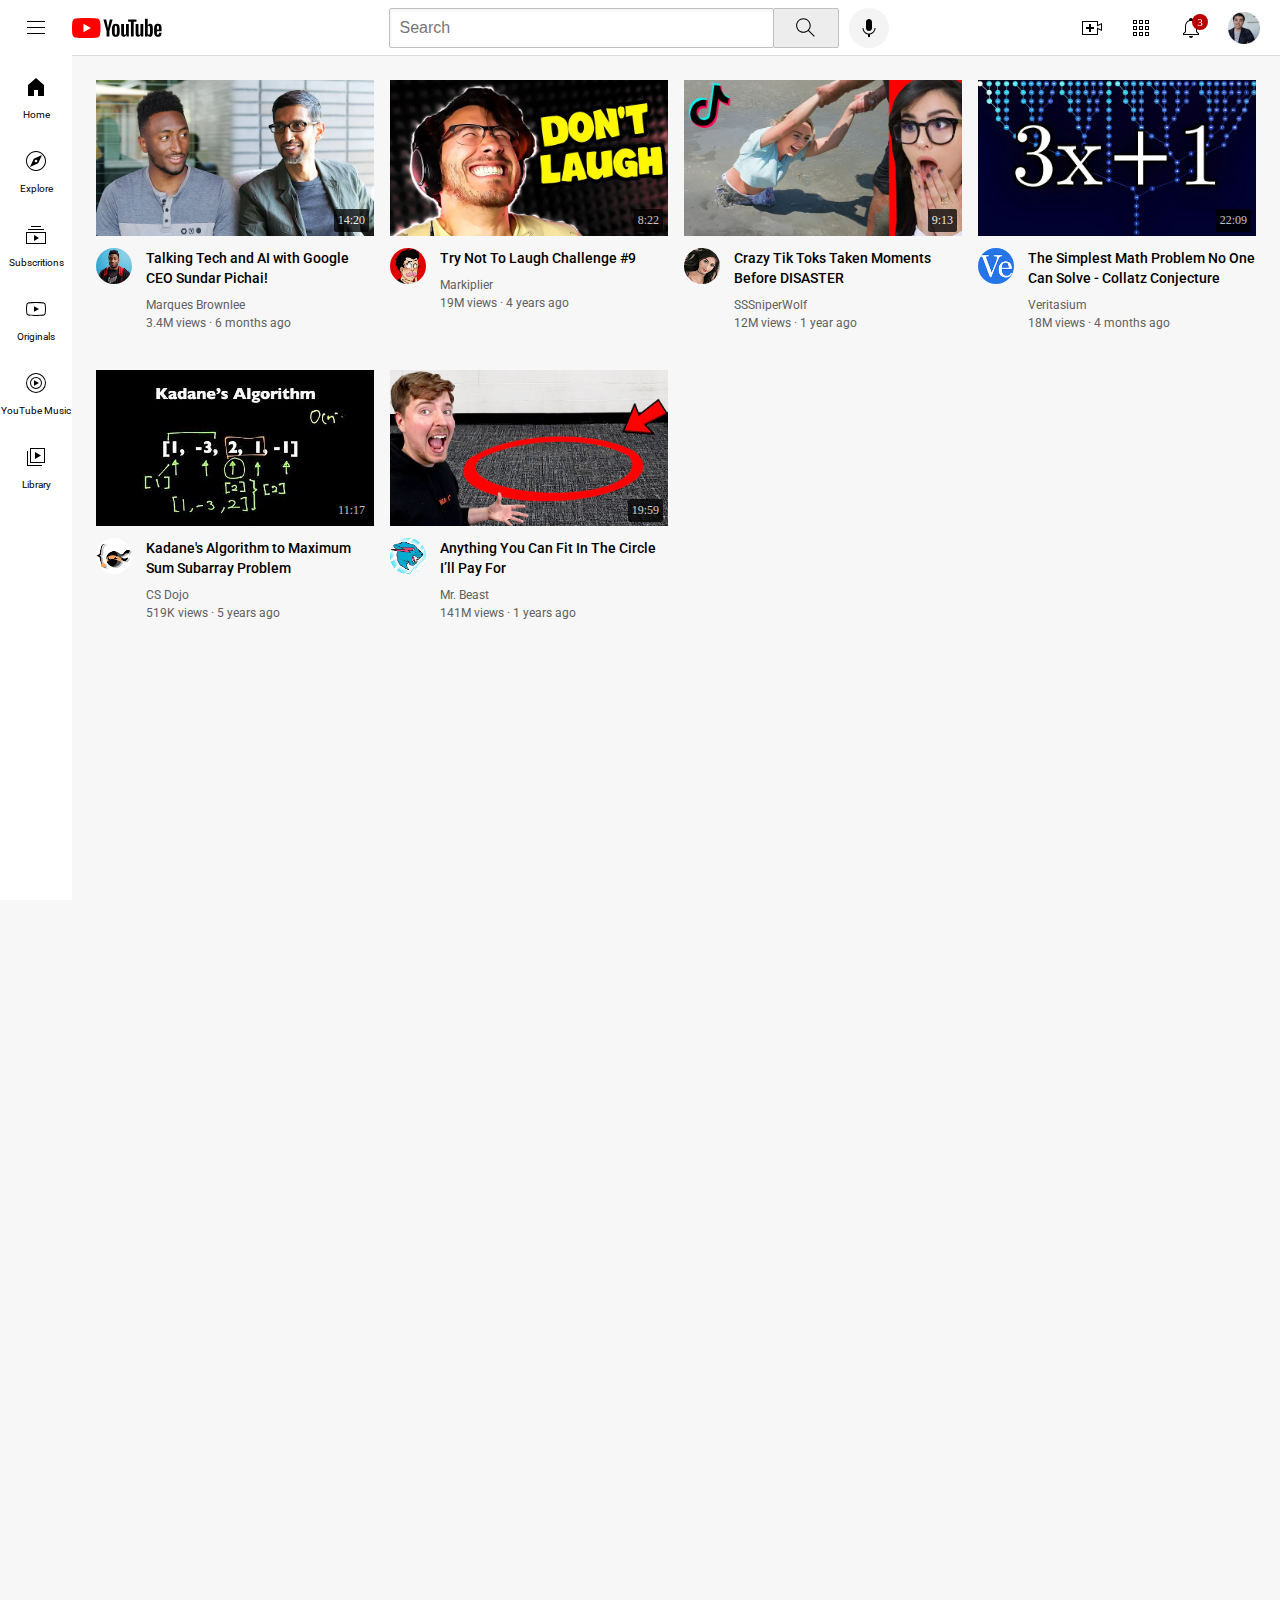
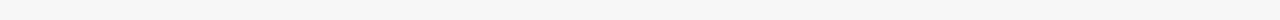
<file: index.html>
<!DOCTYPE html>
<html>
    <title>Youtube.com Clone</title>
    <link rel="preconnect" href="https://fonts.googleapis.com">
<link rel="preconnect" href="https://fonts.gstatic.com" crossorigin>
<link href="https://fonts.googleapis.com/css2?family=Roboto:wght@400;500;700&display=swap" rel="stylesheet">
<link rel="stylesheet" href="general.css">
<link rel="stylesheet" href="header.css">
<link rel="stylesheet" href="video.css">
<link rel="stylesheet" href="sidebar.css">
    <head>
    </head>
    <body>
        <header class="header">
            
       <div class="left-section">
        <img class="hamburger-menu" src="icons/hamburger-menu.svg">
        <img class="youtube-logo" src="icons/youtube-logo.svg">
       </div>
       <div class="middle-section">
        <input class="search-bar" type="text" placeholder="Search">
        <button class="search-button">
            <img class="search-icon" src="icons/search.svg">

            <div class="tooltip">Search</div>
        </button>
        <!--   PUT POSITION ABSOLUTE INSIDE POSITION RELATIVE      -->
        <button class="voice-search-button" >
            <img class="voice-search-icon" src="icons/voice-search-icon.svg">
            <div class="tooltip">Search with your voice</div>
        </button>
       </div>
       <div class="right-section">

        <div class="upload-icon-container">
            <img class="upload-icon" src="icons/upload.svg">
            <div class="tooltip">Create</div>
        </div>

        <div class="upload-icon-container">
            <img class="youtube-apps-icon" src="icons/youtube-apps.svg">
            <div class="tooltip">YouTube Apps</div>
        </div>

        <div class="upload-icon-container">
            <img class="notifications-icon" src="icons/notifications.svg">
            <div class="tooltip">Notifications</div>
            <div class="notifications-count">3</div>
        </div>


        <img class="my-channel-icon" src="channel-pictures/my-channel.jpeg">
       </div>
    </header>


        <nav class="sidebar">
        <div class="sidebar-link">
            <img src="icons/home.svg">
            <div>Home</div>
        </div>
        <div class="sidebar-link">
            <img src="icons/explore.svg">
            <div>Explore</div>
        </div>
        <div class="sidebar-link">
            <img src="icons/subscriptions.svg">
            <div>Subscritions</div>
        </div>
        <div class="sidebar-link">
            <img src="icons/originals.svg">
            <div>Originals</div>
        </div>
        <div class="sidebar-link">
            <img src="icons/youtube-music.svg">
            <div>YouTube Music</div>
        </div>
        <div class="sidebar-link">
            <img src="icons/library.svg">
            <div>Library</div>
        </div>
    </nav>
        

        <main>
        <section class="video-grid">
            <div class="video-preview">
                <div class="thumbnail-row">
                    <a target="_blank" href="https://www.youtube.com/watch?v=n2RNcPRtAiY"><img class="thumbnail" src="thumbnails/thumbnail-1.webp"></a>
               <div class="video-time">14:20</div>
               
                </div>
                <div class="video-info-grid">
                    <div class="channel-picture">
                        <div>
                            <div class="tooltip">
                                <div class="tooltip-profile">
                                    <img class="profile-picture-tooltip" src="channel-pictures/channel-1.jpeg">
                                </div>
                                <div class="tooltip-profile">
                                    <p class="video-author-tooltip">
                                        <strong>Marques Brownlee</strong>
                                    </p>
                                    <p class="video-stats">
                                        15M Subscribers
                                    </p>
                                </div>
                            </div>
                        <img class="profile-picture" src="channel-pictures/channel-1.jpeg">
                    <div class="profile-grid">
                        <div class="profile-tool-tip"> 
                       
                    </div>
                    </div>
                    </div>
                        </div>
                    <div class="video-info">
                        <p class="video-title">
                        Talking Tech and AI with Google CEO Sundar Pichai!
                    </p>
                    <p class="video-author">
                        Marques Brownlee
                    </p>
                    <p class="video-stats">
                        3.4M views &#183; 6 months ago
                    </p>
                </div>  
                </div>
                
            </div>
    

            <div class="video-preview">
                <div class="thumbnail-row">
                    <a target="_blank" href="https://www.youtube.com/watch?v=mP0RAo9SKZk"><img class="thumbnail" src="thumbnails/thumbnail-2.webp"></a>
                    <div class="video-time">8:22</div>
                </div>
                <div class="video-info-grid">
                    <div class="channel-picture"> 
                        <div class="tooltip">
                            <div class="tooltip-profile">
                                <img class="profile-picture-tooltip" src="channel-pictures/channel-2.jpeg">
                            </div>
                            <div class="tooltip-profile">
                                <p class="video-author-tooltip">
                                    <strong>Markiplier</strong>
                                </p>
                                <p class="video-stats">
                                    12M Subscribers
                                </p>
                            </div>
                        </div>
                        <img class="profile-picture" src="channel-pictures/channel-2.jpeg"></div>
                    <div class="video-info">
                        <p class="video-title">
                        Try Not To Laugh Challenge #9
                    </p>
                    <p class="video-author">
                        Markiplier
                    </p>
                    <p class="video-stats">
                        19M views &#183; 4 years ago
                    </p></div>  
                </div>
                
            </div>
    


            <div class="video-preview">
                <div class="thumbnail-row">
                    <a target="_blank" href="https://www.youtube.com/watch?v=FgjPQQeTh1w"><img class="thumbnail" src="thumbnails/thumbnail-3.webp"></a>
                    <div class="video-time">9:13</div>
                </div>
                <div class="video-info-grid">
                    <div class="channel-picture"> 
                        <div class="tooltip">
                            <div class="tooltip-profile">
                                <img class="profile-picture-tooltip" src="channel-pictures/channel-3.jpeg">
                            </div>
                            <div class="tooltip-profile">
                                <p class="video-author-tooltip">
                                    <strong>SSSniper Wolf</strong>
                                </p>
                                <p class="video-stats">
                                    13.5M Subscribers
                                </p>
                            </div>
                        </div>
                        <img class="profile-picture" src="channel-pictures/channel-3.jpeg"></div>
                    <div class="video-info">
                        <p class="video-title">
                        Crazy Tik Toks Taken Moments Before DISASTER
                    </p>
                    <p class="video-author">
                        SSSniperWolf
                    </p>
                    <p class="video-stats">
                        12M views &#183; 1 year ago
                    </p>
                </div>  
                </div>
                
            </div>


    
            <div class="video-preview">
                <div class="thumbnail-row">
                    <a target="_blank" href="https://www.youtube.com/watch?v=094y1Z2wpJg"><img class="thumbnail" src="thumbnails/thumbnail-4.webp"></a>
                    <div class="video-time">22:09</div>
                </div>
                <div class="video-info-grid">
                    <div class="channel-picture"> 
                        <div class="tooltip">
                            <div class="tooltip-profile">
                                <img class="profile-picture-tooltip" src="channel-pictures/channel-4.jpeg">
                            </div>
                            <div class="tooltip-profile">
                                <p class="video-author-tooltip">
                                    <strong>Veritasium</strong>
                                </p>
                                <p class="video-stats">
                                    7.2M Subscribers
                                </p>
                            </div>
                        </div>
                        <img class="profile-picture" src="channel-pictures/channel-4.jpeg"></div>
                    <div class="video-info">
                        <p class="video-title">
                            The Simplest Math Problem No One Can Solve - Collatz Conjecture
                    </p>
                    <p class="video-author">
                        Veritasium
                    </p>
                    <p class="video-stats">
                        18M views &#183; 4 months ago
                    </p></div>  
                </div>
                
            </div>
    


            <div class="video-preview">
                <div class="thumbnail-row">
                    <a target="_blank" href="https://www.youtube.com/watch?v=86CQq3pKSUw"><img class="thumbnail" src="thumbnails/thumbnail-5.webp"></a>
                    <div class="video-time">11:17</div>
                </div>
                <div class="video-info-grid">
                    <div class="channel-picture"> 
                        <div class="tooltip">
                            <div class="tooltip-profile">
                                <img class="profile-picture-tooltip" src="channel-pictures/channel-5.jpeg">
                            </div>
                            <div class="tooltip-profile">
                                <p class="video-author-tooltip">
                                    <strong>CS Dojo</strong>
                                </p>
                                <p class="video-stats">
                                    5M Subscribers
                                </p>
                            </div>
                        </div>
                        <img class="profile-picture" src="channel-pictures/channel-5.jpeg"></div>
                    <div class="video-info">
                        <p class="video-title">
                       Kadane's Algorithm to Maximum Sum Subarray Problem
                    </p>
                    <p class="video-author">
                        CS Dojo
                    </p>
                    <p class="video-stats">
                        519K views &#183; 5 years ago
                    </p>
                </div>  
                </div>
                
            </div>
    


            <div class="video-preview">
                <div class="thumbnail-row">
                    <a target="_blank" href="https://www.youtube.com/watch?v=yXWw0_UfSFg"><img class="thumbnail" src="thumbnails/thumbnail-6.webp"></a>
                    <div class="video-time">19:59</div>
                </div>
                <div class="video-info-grid">
                    <div class="channel-picture"> 
                        <div class="tooltip">
                            <div class="tooltip-profile">
                                <img class="profile-picture-tooltip" src="channel-pictures/channel-6.jpeg">
                            </div>
                            <div class="tooltip-profile">
                                <p class="video-author-tooltip">
                                    <strong>Mr.Beast</strong>
                                </p>
                                <p class="video-stats">
                                    50M Subscribers
                                </p>
                            </div>
                        </div>
                        <img class="profile-picture" src="channel-pictures/channel-6.jpeg"></div>
                    <div class="video-info">
                        <p class="video-title">
                        Anything You Can Fit In The Circle I’ll Pay For
                    </p>
                    <p class="video-author">
                        Mr. Beast
                    </p>
                    <p class="video-stats">
                        141M views &#183; 1 years ago
                    </p></div>  
                </div>
                
            </div>
        </section>
    </main>
    </body>
</html>
</file>
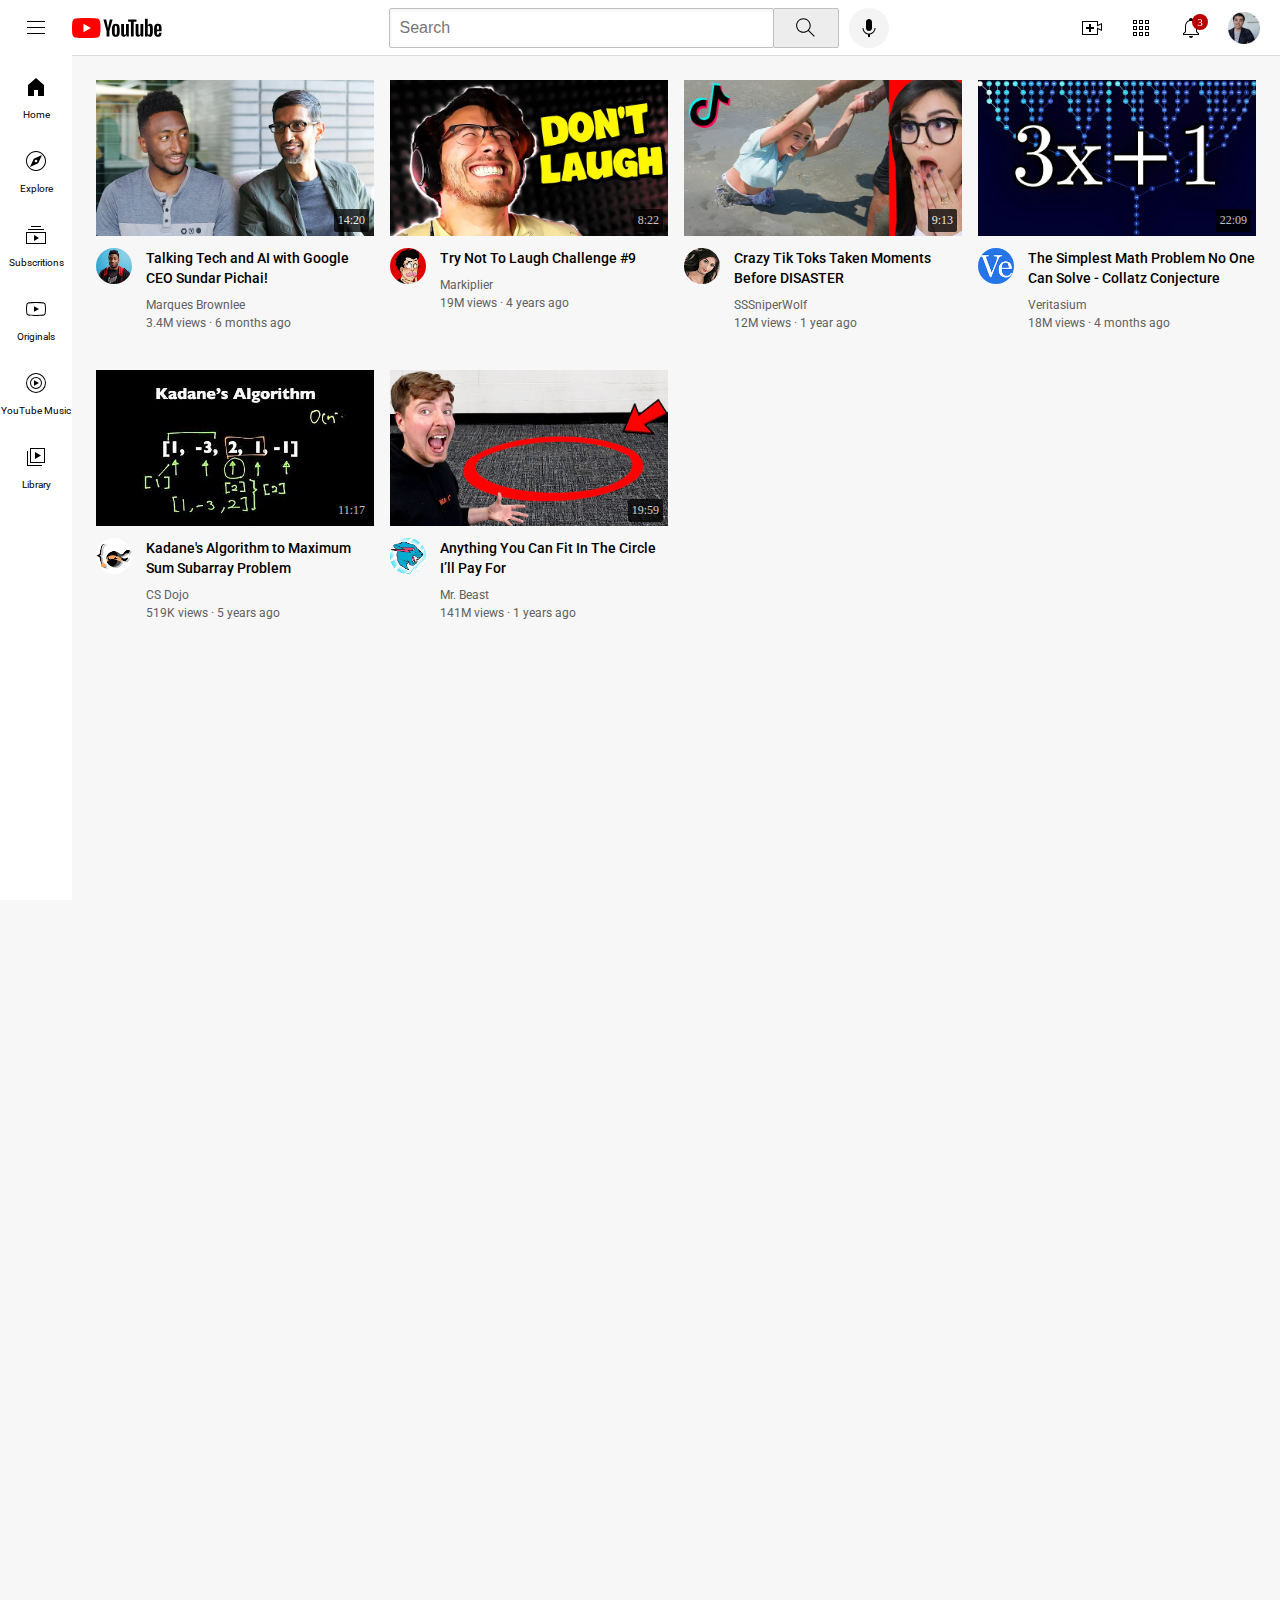
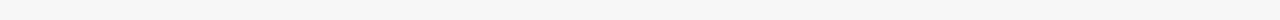
<file: youtube.html>
<!DOCTYPE html>
<html>
    <title>Youtube.com Clone</title>
    <link rel="preconnect" href="https://fonts.googleapis.com">
<link rel="preconnect" href="https://fonts.gstatic.com" crossorigin>
<link href="https://fonts.googleapis.com/css2?family=Roboto:wght@400;500;700&display=swap" rel="stylesheet">
<link rel="stylesheet" href="general.css">
<link rel="stylesheet" href="header.css">
<link rel="stylesheet" href="video.css">
<link rel="stylesheet" href="sidebar.css">
    <head>
    </head>
    <body>
        <div class="header">
            
       <div class="left-section">
        <img class="hamburger-menu" src="icons/hamburger-menu.svg">
        <img class="youtube-logo" src="icons/youtube-logo.svg">
       </div>
       <div class="middle-section">
        <input class="search-bar" type="text" placeholder="Search">
        <button class="search-button">
            <img class="search-icon" src="icons/search.svg">
            <div class="tooltip">Search</div>
        </button>
        <button class="voice-search-button" >
            <img class="voice-search-icon" src="icons/voice-search-icon.svg">
            <div class="tooltip">Search with your voice</div>
        </button>
       </div>
       <div class="right-section">

        <div class="upload-icon-container">
            <img class="upload-icon" src="icons/upload.svg">
            <div class="tooltip">Create</div>
        </div>

        <div class="upload-icon-container">
            <img class="youtube-apps-icon" src="icons/youtube-apps.svg">
            <div class="tooltip">YouTube Apps</div>
        </div>

        <div class="upload-icon-container">
            <img class="notifications-icon" src="icons/notifications.svg">
            <div class="tooltip">Notifications</div>
            <div class="notifications-count">3</div>
        </div>


        <img class="my-channel-icon" src="channel-pictures/my-channel.jpeg">
       </div>
       </div>


        <div class="sidebar">
        <div class="sidebar-link">
            <img src="/icons/home.svg">
            <div>Home</div>
        </div>
        <div class="sidebar-link">
            <img src="/icons/explore.svg">
            <div>Explore</div>
        </div>
        <div class="sidebar-link">
            <img src="/icons/subscriptions.svg">
            <div>Subscritions</div>
        </div>
        <div class="sidebar-link">
            <img src="/icons/originals.svg">
            <div>Originals</div>
        </div>
        <div class="sidebar-link">
            <img src="/icons/youtube-music.svg">
            <div>YouTube Music</div>
        </div>
        <div class="sidebar-link">
            <img src="/icons/library.svg">
            <div>Library</div>
        </div>
        </div>
        


        <div></div>
        <div class="video-grid">
            <div class="video-preview">
                <div class="thumbnail-row">
                    <img class="thumbnail" src="thumbnails/thumbnail-1.webp">
               <div class="video-time">14:20</div>
               
                </div>
                <div class="video-info-grid">
                    <div class="channel-picture">
                        <div>
                        <img class="profile-picture" src="channel-pictures/channel-1.jpeg">
                    <div class="profile-grid">
                        <div class="profile-tool-tip"> 
                        <div></div>
                       
                    </div>
                    </div>
                    </div>
                        </div>
                    <div class="video-info">
                        <p class="video-title">
                        Talking Tech and AI with Google CEO Sundar Pichai!
                    </p>
                    <p class="video-author">
                        Marques Brownlee
                    </p>
                    <p class="video-stats">
                        3.4M views &#183; 6 months ago
                    </p>
                </div>  
                </div>
                
            </div>
    

            <div class="video-preview">
                <div class="thumbnail-row">
                    <img class="thumbnail" src="thumbnails/thumbnail-2.webp">
                    <div class="video-time">8:22</div>
                </div>
                <div class="video-info-grid">
                    <div class="channel-picture"> 
                        <img class="profile-picture" src="channel-pictures/channel-2.jpeg"></div>
                    <div class="video-info">
                        <p class="video-title">
                        Try Not To Laugh Challenge #9
                    </p>
                    <p class="video-author">
                        Markiplier
                    </p>
                    <p class="video-stats">
                        19M views &#183; 4 years ago
                    </p></div>  
                </div>
                
            </div>
    


            <div class="video-preview">
                <div class="thumbnail-row">
                    <img class="thumbnail" src="thumbnails/thumbnail-3.webp">
                    <div class="video-time">9:13</div>
                </div>
                <div class="video-info-grid">
                    <div class="channel-picture"> 
                        <img class="profile-picture" src="channel-pictures/channel-3.jpeg"></div>
                    <div class="video-info">
                        <p class="video-title">
                        Crazy Tik Toks Taken Moments Before DISASTER
                    </p>
                    <p class="video-author">
                        SSSniperWolf
                    </p>
                    <p class="video-stats">
                        12M views &#183; 1 year ago
                    </p>
                </div>  
                </div>
                
            </div>


    
            <div class="video-preview">
                <div class="thumbnail-row">
                    <img class="thumbnail" src="thumbnails/thumbnail-4.webp">
                    <div class="video-time">22:09</div>
                </div>
                <div class="video-info-grid">
                    <div class="channel-picture"> 
                        <img class="profile-picture" src="channel-pictures/channel-4.jpeg"></div>
                    <div class="video-info">
                        <p class="video-title">
                            The Simplest Math Problem No One Can Solve - Collatz Conjecture
                    </p>
                    <p class="video-author">
                        Veritasium
                    </p>
                    <p class="video-stats">
                        18M views &#183; 4 months ago
                    </p></div>  
                </div>
                
            </div>
    


            <div class="video-preview">
                <div class="thumbnail-row">
                    <img class="thumbnail" src="thumbnails/thumbnail-5.webp">
                    <div class="video-time">11:17</div>
                </div>
                <div class="video-info-grid">
                    <div class="channel-picture"> 
                        <img class="profile-picture" src="channel-pictures/channel-5.jpeg"></div>
                    <div class="video-info">
                        <p class="video-title">
                       Kadane's Algorithm to Maximum Sum Subarray Problem
                    </p>
                    <p class="video-author">
                        CS Dojo
                    </p>
                    <p class="video-stats">
                        519K views &#183; 5 years ago
                    </p>
                </div>  
                </div>
                
            </div>
    


            <div class="video-preview">
                <div class="thumbnail-row">
                    <img class="thumbnail" src="thumbnails/thumbnail-6.webp">
                    <div class="video-time">19:59</div>
                </div>
                <div class="video-info-grid">
                    <div class="channel-picture"> 
                        <img class="profile-picture" src="channel-pictures/channel-6.jpeg"></div>
                    <div class="video-info">
                        <p class="video-title">
                        Anything You Can Fit In The Circle I’ll Pay For
                    </p>
                    <p class="video-author">
                        Mr. Beast
                    </p>
                    <p class="video-stats">
                        141M views &#183; 1 years ago
                    </p></div>  
                </div>
                
            </div>
        </div>
       
    </body>
</html>
</file>
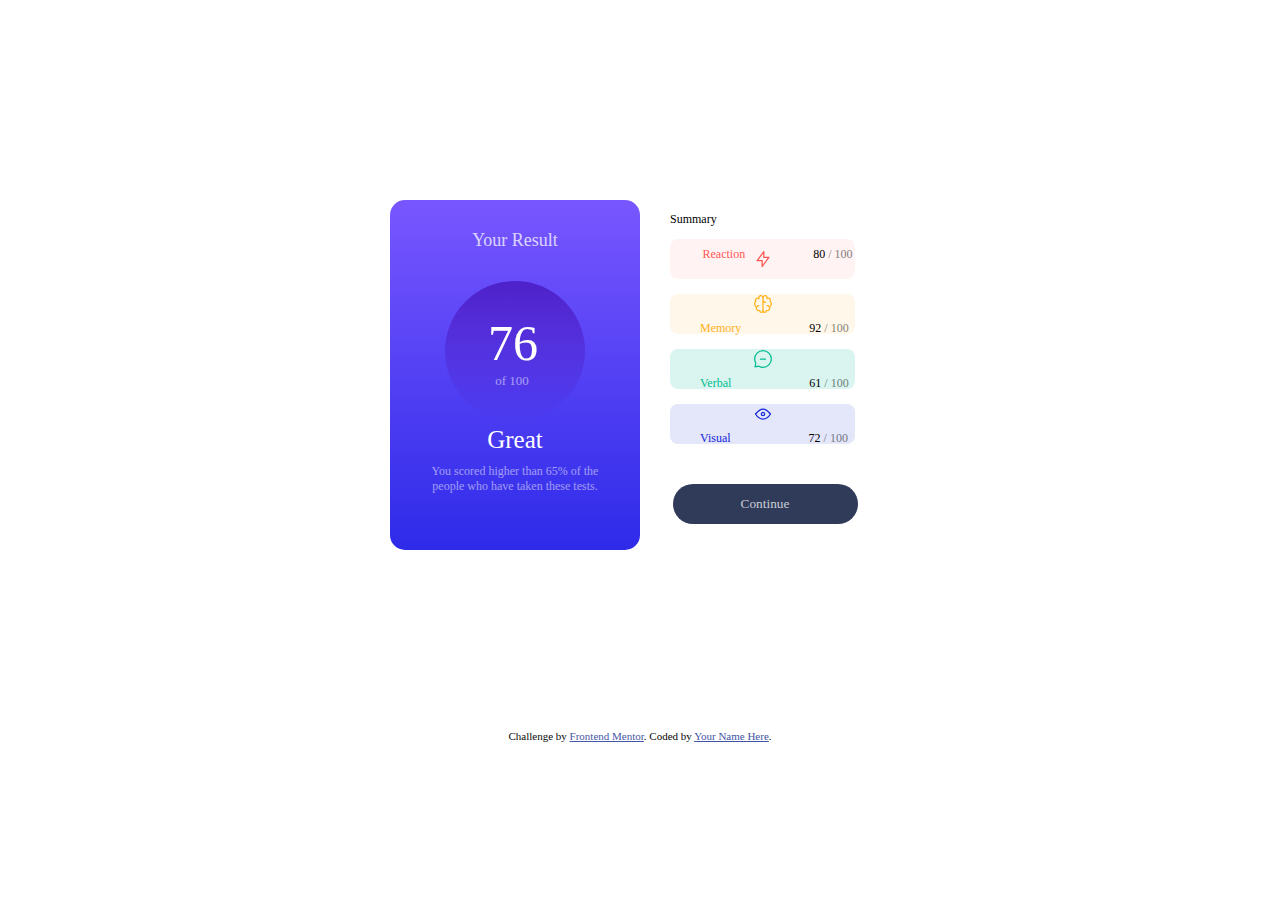
<file: icons/Frontend Mentor _ Results summary component.html>
<!DOCTYPE html>
<!-- saved from url=(0063)http://127.0.0.1:5500/results-summary-component-main/index.html -->
<html lang="en"><head><meta http-equiv="Content-Type" content="text/html; charset=UTF-8">
  
  <meta name="viewport" content="width=device-width, initial-scale=1.0"> <!-- displays site properly based on user's device -->

  
  
  


  
  <title>Frontend Mentor | Results summary component</title>

<style>undefined</style><link rel="icon" type="image/png" sizes="32x32" href="http://127.0.0.1:5500/results-summary-component-main/assets/images/favicon-32x32.png"><link rel="stylesheet" type="text/css" href="./Frontend Mentor _ Results summary component_files/styles.css"><link rel="preconnect" href="https://fonts.googleapis.com/"><link rel="preconnect" href="https://fonts.gstatic.com/" crossorigin=""><link href="./Frontend Mentor _ Results summary component_files/css2" rel="stylesheet"><link rel="preconnect" href="https://fonts.googleapis.com/" crossorigin="true"><link rel="preconnect" href="https://fonts.gstatic.com/"><link rel="stylesheet" href="./Frontend Mentor _ Results summary component_files/css2(1)"></head>
<body>

  <div class="container-main">
    <div class="container-surrounding"></div>

    <div class="results-main">
      <div class="your-result"><p>Your Result</p></div>
      
        <div class="number-circle">
          <div class="result-number">
            <p><span class="seventy">76</span><br><span class="of-hundred"><span class="hundred">of 100</span></span></p>
          </div>
      </div>

      <div class="result-status">
        <p>Great</p>
      </div>

      <div class="result-info">
        <p>You scored higher than 65% of the people who have taken these tests.</p>
      </div>

      
    </div>


    <div class="summary-main">
      <div class="summary">
        <p>Summary</p>
      </div>
      <div class="reaction">
        <div class="summary-box1">
          <img class="icon" alt="icons" src="./Frontend Mentor _ Results summary component_files/icon-reaction.svg">
        <p>Reaction <span class="summary-numbers2">80 <span class="of-hundred">/ 100</span></span></p>
        </div>
      </div>
      
      <div class="memory">
        <div class="summary-box2">
          <img class="icon" alt="icons" src="./Frontend Mentor _ Results summary component_files/icon-memory.svg">
          <p>Memory <span class="summary-numbers2">92 <span class="of-hundred">/ 100</span></span></p>
        </div>
        
      </div>
      
      <div class="verbal">
        <div class="summary-box3">
          <img class="icon" alt="icons" src="./Frontend Mentor _ Results summary component_files/icon-verbal.svg">
          <p>Verbal <span class="summary-numbers">61 <span class="of-hundred">/ 100</span></span></p>
        </div>
        
      </div>

      <div class="visual">
        <div class="summary-box4">
          <img class="icon" alt="icons" src="./Frontend Mentor _ Results summary component_files/icon-visual.svg">
          <p>Visual <span class="summary-numbers">72 <span class="of-hundred">/ 100</span></span></p></div>
       
      </div>

      <div class="continue">
        <button>Continue</button>
      </div>
    </div>
  </div>
  
  <div class="attribution">
    Challenge by <a href="https://www.frontendmentor.io/?ref=challenge" target="_blank">Frontend Mentor</a>. 
    Coded by <a href="http://127.0.0.1:5500/results-summary-component-main/index.html#">Your Name Here</a>.
  </div>
<!-- Code injected by live-server -->
<script>
	// <![CDATA[  <-- For SVG support
	if ('WebSocket' in window) {
		(function () {
			function refreshCSS() {
				var sheets = [].slice.call(document.getElementsByTagName("link"));
				var head = document.getElementsByTagName("head")[0];
				for (var i = 0; i < sheets.length; ++i) {
					var elem = sheets[i];
					var parent = elem.parentElement || head;
					parent.removeChild(elem);
					var rel = elem.rel;
					if (elem.href && typeof rel != "string" || rel.length == 0 || rel.toLowerCase() == "stylesheet") {
						var url = elem.href.replace(/(&|\?)_cacheOverride=\d+/, '');
						elem.href = url + (url.indexOf('?') >= 0 ? '&' : '?') + '_cacheOverride=' + (new Date().valueOf());
					}
					parent.appendChild(elem);
				}
			}
			var protocol = window.location.protocol === 'http:' ? 'ws://' : 'wss://';
			var address = protocol + window.location.host + window.location.pathname + '/ws';
			var socket = new WebSocket(address);
			socket.onmessage = function (msg) {
				if (msg.data == 'reload') window.location.reload();
				else if (msg.data == 'refreshcss') refreshCSS();
			};
			if (sessionStorage && !sessionStorage.getItem('IsThisFirstTime_Log_From_LiveServer')) {
				console.log('Live reload enabled.');
				sessionStorage.setItem('IsThisFirstTime_Log_From_LiveServer', true);
			}
		})();
	}
	else {
		console.error('Upgrade your browser. This Browser is NOT supported WebSocket for Live-Reloading.');
	}
	// ]]>
</script>

<div id="mcrx-pinner-root"><div data-reactroot="" id="Pinners"><div class="PinnerButton ImagePinner" style="display: none; top: 0px; left: 0px;"><svg class="Icon MiniLogo" width="8" height="8" viewBox="0 0 8 8"><path fill="#FAFAFA" fill-rule="evenodd" d="M6.938 6.187L4.751 3.999l2.187-2.186v4.374zm-5.125.75L4 4.75l2.187 2.188H1.813zm-.751-5.124l2.187 2.186-2.187 2.188V1.813zM7.672.04c-.2-.082-.427-.036-.578.115L4 3.248.906.155C.754.004.526-.042.328.04.129.123 0 .316 0 .53v6.943c0 .071.015.138.04.2.025.06.061.115.109.164l.001.001.001.001.001.001.008.008v.001l.002.001c.05.049.106.084.165.109.061.025.128.04.199.04H7.474c.07 0 .137-.015.198-.04.063-.026.122-.064.173-.115.05-.05.09-.11.116-.173.025-.061.04-.127.04-.197V.53c0-.215-.13-.408-.328-.49z"></path></svg><!-- react-text: 5 --> Save<!-- /react-text --></div></div></div><div id="mcrx-drawer-root"><div data-reactroot="" id="mcrx-drawer-shadow-container" class="resolved"><template shadowrootmode="open"><!-- react-empty: 1 --><style type="text/css">.MilanoteDrawer{position:fixed;top:10px;right:0;width:372px;background:#ebedee;-webkit-box-shadow:0 3px 5px -1px rgba(50,59,74,.2),0 1px 18px 0 rgba(50,59,74,.12),0 6px 10px 0 rgba(50,59,74,.14);box-shadow:0 3px 5px -1px rgba(50,59,74,.2),0 1px 18px 0 rgba(50,59,74,.12),0 6px 10px 0 rgba(50,59,74,.14);-webkit-transform:translateZ(0);transform:translateZ(0);-webkit-transition:-webkit-transform .3s cubic-bezier(.645,.045,.355,1);transition:-webkit-transform .3s cubic-bezier(.645,.045,.355,1);transition:transform .3s cubic-bezier(.645,.045,.355,1);transition:transform .3s cubic-bezier(.645,.045,.355,1),-webkit-transform .3s cubic-bezier(.645,.045,.355,1);z-index:9999999}.MilanoteDrawer.closed{-webkit-transform:translate3d(372px,0,0);transform:translate3d(372px,0,0)}.MilanoteDrawer .ExtensionContent{-webkit-overflow-scrolling:touch;overflow-y:auto;min-height:70px;max-height:calc(100vh - 150px)}.MilanoteDrawer .ExtensionContent::-webkit-scrollbar,.MilanoteDrawer .ExtensionContent::-webkit-scrollbar:hover{width:4px;height:4px}.MilanoteDrawer .ExtensionContent::-webkit-scrollbar-track{background:rgba(0,0,0,.1)}.MilanoteDrawer .ExtensionContent::-webkit-scrollbar-thumb{border-radius:10px;background:rgba(0,0,0,.4)}.MilanoteDrawer .ExtensionContent{padding:16px}.MilanoteDrawer .ExtensionContent.message{display:-webkit-box;display:-ms-flexbox;display:flex;-webkit-box-orient:vertical;-webkit-box-direction:normal;-ms-flex-direction:column;flex-direction:column;-webkit-box-align:center;-ms-flex-align:center;align-items:center;-webkit-box-pack:center;-ms-flex-pack:center;justify-content:center;min-height:240px;padding:20px 50px;border-bottom:0;line-height:25px;color:#323b4a}.MilanoteDrawer .ExtensionContent.message .Icon{margin:10px 0 16px}.MilanoteDrawer .ExtensionContent.message .LinkButton{margin:5px 0 10px}.MilanoteDrawer .ExtensionContent.message .LinkButton.secondary{margin:0 0 10px;font-family:Inter,Helvetica,Arial,sans-serif;font-weight:400;font-size:12px;color:#8d929a}.MilanoteDrawer .ExtensionContent.message .Button{padding:10px 20px;margin-top:10px}.MilanoteDrawer .ExtensionContent.message .message{margin-top:20px;text-align:center;font-size:15px;font-weight:600}.PinnedElementList .Element{margin-bottom:8px}.PinnedElementList .Element:last-of-type{margin-bottom:0}.MilanoteDrawer .Element{position:relative;background:#fff;-webkit-box-shadow:0 1px 3px 0 rgba(50,59,74,.15);box-shadow:0 1px 3px 0 rgba(50,59,74,.15)}.MilanoteDrawer .Element .error-message{display:-webkit-box;display:-ms-flexbox;display:flex;-webkit-box-align:center;-ms-flex-align:center;align-items:center;-webkit-box-pack:center;-ms-flex-pack:center;justify-content:center;width:100%;height:48px;background:#323b4a;color:#fff;font-size:12px;font-weight:600}.MilanoteDrawer .PageLinkElement{width:100%}.MilanoteDrawer .PageLinkElement.loading{display:-webkit-box;display:-ms-flexbox;display:flex;-webkit-box-orient:vertical;-webkit-box-direction:normal;-ms-flex-direction:column;flex-direction:column;-webkit-box-align:center;-ms-flex-align:center;align-items:center;-webkit-box-pack:center;-ms-flex-pack:center;justify-content:center;min-height:250px}.MilanoteDrawer .PageLinkElement.loading .loading-message{margin-top:12px;color:#8d929a}@-webkit-keyframes loader{0%{-webkit-transform:translateZ(0);transform:translateZ(0)}to{-webkit-transform:translate3d(0,-5280px,0);transform:translate3d(0,-5280px,0)}}@keyframes loader{0%{-webkit-transform:translateZ(0);transform:translateZ(0)}to{-webkit-transform:translate3d(0,-5280px,0);transform:translate3d(0,-5280px,0)}}.LogoSpinner{display:-webkit-box;display:-ms-flexbox;display:flex;-webkit-box-align:center;-ms-flex-align:center;align-items:center;-webkit-box-pack:center;-ms-flex-pack:center;justify-content:center;width:54px;height:54px}.LogoSpinner.fade-appear,.LogoSpinner.fade-enter,.LogoSpinner.fade-leave.fade-leave-active{opacity:0}.LogoSpinner.fade-appear.fade-appear-active,.LogoSpinner.fade-enter.fade-enter-active,.LogoSpinner.fade-leave{opacity:1}.LogoSpinner.fade-appear.fade-appear-active,.LogoSpinner.fade-enter.fade-enter-active,.LogoSpinner.fade-leave.fade-leave-active{-webkit-transition:opacity .3s ease-in;transition:opacity .3s ease-in}.LogoSpinner .faded-logo{stroke-linecap:round;stroke-linejoin:round;stroke-width:3}.LogoSpinner .animation-container{width:24px;height:24px;overflow:hidden}.LogoSpinner .animation-container .animation-frame{-webkit-transform:translateZ(0);transform:translateZ(0);-webkit-animation:loader 3.66667s steps(220) infinite;animation:loader 3.66667s steps(220) infinite}.MilanoteDrawer .TitleLink{padding:10px 24px 0;margin-bottom:-9px;color:#f4511c;font-size:15px;font-weight:600;text-decoration:underline;line-height:20px}.MilanoteDrawer .Caption{padding:20px 0;margin:0 24px;color:#48505e;font-size:12px;line-height:20px;overflow-wrap:break-word;word-wrap:break-word}.MilanoteDrawer .Caption a{color:#f4511c}.MilanoteDrawer .Caption a:focus{outline:none}.MilanoteDrawer .PageLinkMedia{font-size:0}.MilanoteDrawer .PageLinkMedia .image img{width:100%;height:192px;-o-object-fit:cover;object-fit:cover;font-size:0}.MilanoteDrawer .PageLinkHeader{display:-webkit-box;display:-ms-flexbox;display:flex;-ms-flex-line-pack:center;align-content:center;-webkit-box-pack:start;-ms-flex-pack:start;justify-content:flex-start;margin:24px 24px 0}.MilanoteDrawer .PageLinkHeader .favicon,.MilanoteDrawer .PageLinkHeader .LinkIcon{width:16px;height:16px;min-width:16px}.MilanoteDrawer .PageLinkHeader .url{text-overflow:ellipsis;white-space:nowrap;overflow:hidden;-webkit-box-flex:1;-ms-flex-positive:1;flex-grow:1;margin-left:8px;color:#8d929a;font-size:12px}.TextSelectionElement{width:100%}.TextSelectionElement .text{padding:20px 24px 2px;margin:0;line-height:20px}.MilanoteDrawer .ImageLinkElement{width:100%;font-size:0;line-height:0}.MilanoteDrawer .ImageLinkElement .ImageLinkElementImage{width:100%}.MilanoteDrawer .ImageLinkElement .ImageLinkElementImage.loading{display:none}.MilanoteDrawer .ImageLinkElement .Caption{border-top:0}.MilanoteDrawer .ImageLinkElement.loading{background:#f4f5f5}.MilanoteDrawer .RemoveElementButton{position:absolute;display:-webkit-box;display:-ms-flexbox;display:flex;-webkit-box-align:center;-ms-flex-align:center;align-items:center;-webkit-box-pack:center;-ms-flex-pack:center;justify-content:center;top:-8px;right:-8px;border-radius:50%;color:#fff}.ExtensionRoot{width:372px;background:#ebedee;color:#323b4a;font-family:Inter,Helvetica,Arial,sans-serif;font-size:14px;text-rendering:optimizeLegibility;-webkit-font-smoothing:antialiased;-moz-osx-font-smoothing:grayscale}.ExtensionRoot *{-webkit-box-sizing:border-box;box-sizing:border-box}.ExtensionRoot .extension-footer{padding:16px;border-top:1px solid #d9dbde}.MilanoteDrawer .Button{margin:0;padding:10px 0;border:0;border-radius:4px;outline:0;background:#f4511c;color:#fff;font-family:Inter,Helvetica,Arial,sans-serif;font-weight:600;font-size:1em;text-decoration:none;cursor:pointer}.MilanoteDrawer .Button:disabled{opacity:.9}.MilanoteDrawer .LinkButton{font-size:1em;text-decoration:underline;color:#f4511c;cursor:pointer;border:0;outline:0;background:none}.BoardPicker .popup-overlay{position:absolute;top:0;bottom:0;left:0;right:0;opacity:0}.BoardPicker .popup-container{position:relative}.BoardPickerPopup{z-index:1}.BoardPickerPopup:after,.BoardPickerPopup:before{position:absolute;width:0;height:0;border:solid transparent;content:"";pointer-events:none;z-index:1}.BoardPickerPopup:after{bottom:-1px;right:13px;border-width:6px;border-top-color:#fff}.BoardPickerPopup:before{bottom:-3px;right:12px;border-width:7px}.BoardPickerPopup .popup-list{-webkit-overflow-scrolling:touch;overflow-y:auto;position:absolute;width:100%;bottom:10px;left:0;max-height:50vh;border-radius:3px;background:#fff;-webkit-box-shadow:0 11px 15px -7px rgba(50,59,74,.2),0 9px 46px 8px rgba(50,59,74,.12),0 24px 38px 3px rgba(50,59,74,.14);box-shadow:0 11px 15px -7px rgba(50,59,74,.2),0 9px 46px 8px rgba(50,59,74,.12),0 24px 38px 3px rgba(50,59,74,.14)}.BoardPickerPopup .popup-list::-webkit-scrollbar,.BoardPickerPopup .popup-list::-webkit-scrollbar:hover{width:4px;height:4px}.BoardPickerPopup .popup-list::-webkit-scrollbar-track{background:rgba(0,0,0,.1)}.BoardPickerPopup .popup-list::-webkit-scrollbar-thumb{border-radius:10px;background:rgba(0,0,0,.4)}.BoardPickerPopup .BoardPickerPopupOption:first-of-type{border-top:0}.BoardPickerPopupOption{display:-webkit-box;display:-ms-flexbox;display:flex;-webkit-box-align:center;-ms-flex-align:center;align-items:center;-webkit-box-pack:justify;-ms-flex-pack:justify;justify-content:space-between;height:48px;border-top:1px solid #ebebed;font-size:12px;font-weight:600;line-height:20px;cursor:pointer;-webkit-user-select:none;-moz-user-select:none;-ms-user-select:none;user-select:none}.BoardPickerPopupOption:hover{background:#f9f9f9}.BoardPickerPopupOption.selected{background:#f3f3f4}.BoardPickerPopupOption .board-details{display:-webkit-box;display:-ms-flexbox;display:flex;-webkit-box-align:center;-ms-flex-align:center;align-items:center}.BoardPickerPopupOption .board-details .title{text-overflow:ellipsis;white-space:nowrap;overflow:hidden;max-width:240px}.BoardPickerPopupOption .board-details .board-icon{padding-left:24px}.BoardPickerPopupOption .board-details .title{padding-left:9px}.BoardPickerPopupOption .Tick{margin-right:22px}.BoardPickerPopupOption .Tick path{fill:#323b4a}.BoardIcon{position:relative}.BoardIcon .board-icon-content{display:-webkit-box;display:-ms-flexbox;display:flex;position:relative;-webkit-box-align:center;-ms-flex-align:center;align-items:center;-webkit-box-pack:center;-ms-flex-pack:center;justify-content:center;width:32px;height:32px;border-radius:7px;background:#cbced2;overflow:hidden}.BoardIcon .board-icon-content .ElementIcon{cursor:default;--element-icon-color:$white}.BoardIcon .board-icon-content .ElementIcon .Icon.StringIcon{width:100%;height:100%;color:var(--element-icon-color)}.BoardIcon .board-icon-content .ElementIcon .Icon.DefaultIcon,.BoardIcon .board-icon-content .ElementIcon .Icon.SVGIcon{width:16px;height:16px}.BoardIcon .board-icon-content .ElementIcon .Icon.DefaultIcon svg path,.BoardIcon .board-icon-content .ElementIcon .Icon.SVGIcon svg path{fill:var(--element-icon-color)}.BoardIcon.is-dark .board-icon-content .ElementIcon{--element-icon-color:$black;--element-icon-blend-mode:normal;--element-icon-opacity:1}.BoardIcon.is-dark .board-icon-content .ElementIcon .Icon.StringIcon{color:#fff}.BoardIcon.is-dark .board-icon-content .ElementIcon .Icon.DefaultIcon svg path,.BoardIcon.is-dark .board-icon-content .ElementIcon .Icon.SVGIcon svg path{fill:#fff}@-webkit-keyframes spin{0%{-webkit-transform:perspective(120px) rotateY(0deg);transform:perspective(120px) rotateY(0deg)}to{-webkit-transform:perspective(120px) rotateY(1turn);transform:perspective(120px) rotateY(1turn)}}@keyframes spin{0%{-webkit-transform:perspective(120px) rotateY(0deg);transform:perspective(120px) rotateY(0deg)}to{-webkit-transform:perspective(120px) rotateY(1turn);transform:perspective(120px) rotateY(1turn)}}.MilanoteDrawer .MilanoteLogo .logo-spinner-icon{-webkit-transform-origin:50% 50%;transform-origin:50% 50%;-webkit-perspective-origin:50% 50%;perspective-origin:50% 50%}.MilanoteDrawer .MilanoteLogo .logo-spinner-icon.animate{-webkit-animation:spin 1.5s cubic-bezier(.35,.27,.6,.7) infinite;animation:spin 1.5s cubic-bezier(.35,.27,.6,.7) infinite}.BoardImage{position:relative;width:32px;height:32px;overflow:hidden}.BoardImage img{border-radius:7px;width:100%;-o-object-fit:cover;object-fit:cover}.ElementIcon{--element-icon-color:$palette-charcoal-950}.ElementIcon svg{width:100%!important;height:100%!important}.ElementIcon .Icon{margin:auto}.ElementIcon .Icon.StringIcon{display:-webkit-box;display:-ms-flexbox;display:flex;-webkit-box-align:center;-ms-flex-align:center;align-items:center;-webkit-box-pack:center;-ms-flex-pack:center;justify-content:center;width:100%;height:100%;color:var(--element-icon-color);font-family:Inter,Helvetica,Arial,sans-serif;font-size:18px;text-align:center}.ElementIcon .Icon.StringIcon .string-icon-1{font-size:1em}.ElementIcon .Icon.StringIcon .string-icon-2,.ElementIcon .Icon.StringIcon .string-icon-3{font-size:.5em;font-weight:700}.ElementIcon .Icon.StringIcon .string-icon-4{display:-webkit-box;display:-ms-flexbox;display:flex;-ms-flex-wrap:wrap;flex-wrap:wrap;width:2em;font-size:.5em;line-height:1em;font-weight:700}.ElementIcon .Icon.StringIcon .string-icon-4 span{display:inline-block;width:1em}.BoardPickerButton.Button{position:relative;display:-webkit-box;display:-ms-flexbox;display:flex;-webkit-box-align:stretch;-ms-flex-align:stretch;align-items:stretch;width:100%;padding:0;color:#fff;-webkit-transition:background .12s linear;transition:background .12s linear}.BoardPickerButton.Button .primary-button{-webkit-box-flex:1;-ms-flex-positive:1;flex-grow:1;padding:11px 20px 12px;border-right:1px solid hsla(0,0%,100%,.3);text-align:center;overflow:hidden;-webkit-transform:translateZ(0);transform:translateZ(0);-webkit-transition:opacity .07s linear,-webkit-transform .07s linear;transition:opacity .07s linear,-webkit-transform .07s linear;transition:opacity .07s linear,transform .07s linear;transition:opacity .07s linear,transform .07s linear,-webkit-transform .07s linear}.BoardPickerButton.Button .primary-button .SaveBoardText{text-overflow:ellipsis;white-space:nowrap;overflow:hidden}.BoardPickerButton.Button .primary-button .board-title{font-weight:600}.BoardPickerButton.Button .dropdown-button{width:40px;padding:0;-webkit-transition:opacity .07s linear;transition:opacity .07s linear}.BoardPickerButton.Button .dropdown-button,.BoardPickerButton.Button .saved-text{display:-webkit-box;display:-ms-flexbox;display:flex;-webkit-box-align:center;-ms-flex-align:center;align-items:center;-webkit-box-pack:center;-ms-flex-pack:center;justify-content:center}.BoardPickerButton.Button .saved-text{position:absolute;height:100%;width:100%;opacity:0;-webkit-transform:translate3d(-20px,0,0);transform:translate3d(-20px,0,0);-webkit-transition:opacity .07s linear,-webkit-transform .07s linear;transition:opacity .07s linear,-webkit-transform .07s linear;transition:opacity .07s linear,transform .07s linear;transition:opacity .07s linear,transform .07s linear,-webkit-transform .07s linear;pointer-events:none}.BoardPickerButton.Button .saved-text .text{margin-left:7px;font-weight:600}.BoardPickerButton.Button .saved-text .Tick{fill:#fff}.BoardPickerButton.Button.hide-dropdown-button .dropdown-button{opacity:0}.BoardPickerButton.Button.hide-dropdown-button .primary-button{border-right:0;opacity:0;-webkit-transform:translate3d(20px,0,0);transform:translate3d(20px,0,0)}.BoardPickerButton.Button.change-color{background:#4eb85a}.BoardPickerButton.Button.show-saved .saved-text{-webkit-transform:translateZ(0);transform:translateZ(0);opacity:1}
/*# sourceMappingURL=drawer.css.map*/</style></template></div></div></body></html>
</file>
<file: general.css>
p { 
    font-family: Roboto, Arial;
    margin-top: 0;
    margin-bottom: 0;
}

body{
    margin: 0;
    margin-bottom: 1000px;
    padding-top: 80px;
    padding-left:96px;
    padding-right: 24px;
    background-color: rgb(247, 247, 247);
}
</file>
<file: header.css>
.header{
    position: fixed;
    top:0;
    right:0;
    left:0;
    height: 55px;
    background-color: white;

    display: flex;
    flex-direction: row;
    justify-content: space-between;
    border-bottom-width: 1px;
    border-bottom-style: solid;
    border-bottom-color: rgb(220, 220, 220);
    z-index: 100;
    
}

.left-section{
    display: flex;
    align-items: center;

}
.hamburger-menu{
    height: 24px;
    margin-left: 24px;
    margin-right: 24px;
    cursor: pointer;
    }

.youtube-logo{
height: 20px;
cursor: pointer;
}

.middle-section{
    flex: 1;
    margin-left: 70px;
    margin-right: 35px;
    max-width: 500px;
    display: flex;
    align-items: center;
}

.search-bar::placeholder{
    font-size: 16px;
}
.search-bar{
    flex:1;
    height: 36px;
    padding-left: 10px;
    font-size: 16px;
    border: 1px solid rgb(192 192 192);
    border-radius: 2px;
    box-shadow: inset 1px 2px 3px rgba(0,0,0,0.05);
    width:0;

}
.search-button {
    height:40px;
    width: 66px;
    background-color: rgb(238, 237, 237);
    border-width: 1px;
    border-style: solid;
    border-color: rgb(192 192 192);
    border-radius: 2px;
    margin-left: -1px;
    margin-right: 10px;

}

.search-button,
.voice-search-button,
.upload-icon-container,
.youtube-apps-container {
    position: relative;
    display: flex;
    justify-content: center;
    align-items: center;
    cursor: pointer;
}


.search-button .tooltip,
.voice-search-button .tooltip,
.upload-icon-container .tooltip,
.youtube-apps-container .tooltip {
    position: absolute;
    background-color: gray;
    color: white;
    padding: 4px 8px 4px 8px;
    border-radius: 2px;
    font-size: 12px;
    bottom: -30px;
    opacity: 0;
    transition: opacity 0.15s;
    pointer-events: none;
    white-space: nowrap;
    font-family: Roboto, Arial;

}
.search-button:hover .tooltip,
.voice-search-button:hover .tooltip,
.upload-icon-container:hover .tooltip,
.youtube-apps-container:hover .tooltip {
    opacity: 1;
}
.search-button:hover{
    background: rgb(201, 201, 201);
}
.voice-search-button,
.search-icon{
    height: 25px;
}
.voice-search-button {
    height: 40px;
    width: 40px;
    border-radius: 20px;
    border:none;
    background-color: rgb(244, 244, 244);
    cursor: pointer;
}
.voice-search-icon{
    height: 24px;
}
.right-section{
    width: 180px;
    display: flex;
    align-items: center;
    justify-content: space-between;
    margin-right: 20px;
    flex-shrink: 0;
}

.upload-icon{
    height: 24px;
    border-radius: 12;
}

.youtube-apps-icon{
    height: 24px;
}

.notifications-icon{
    height: 24px;
    cursor: pointer;
    
}
.notifcation-icon-container{
    position: relative;
}
.notifications-count{
    position: absolute;
    top:-2px;
    right:-5px;
    background-color: rgb(182, 0, 0);
    color: white;
    border-radius: 10px ;
    font-size: 11px;
    padding: 2px 5px 2px 5px;
}
.my-channel-icon{
    height: 32px;
    cursor: pointer;
}
</file>
<file: video.css>
.thumbnail{
    width:100%;
    z-index: 100;
    cursor: pointer;
}


.video-info-grid{
        display: grid;
        grid-template-columns: 50px 1fr;
    }
.profile-grid{
    display: grid;
    grid-template-columns: 20px 50px;
}
.profile-picture{
    width: 36px;
    border-radius: 50px;
    cursor: pointer;
}
.profile-picture-tooltip{
    width: 40px;
    border-radius: 20px;
    margin-left: 5px;
    margin-top: 5px;
}
.video-title{
    margin-top: 0px;
    font-size: 14px;
    font-weight: 500;
    line-height: 20px;
    margin-bottom: 10px;
    cursor: pointer;
}
.thumbnail-row{
    margin-bottom: 8px;
    position: relative;
}
.video-author, .video-stats{
    font-size: 12px;
    color: rgb(96, 96, 96)
}
.video-author{
    margin-bottom: 4px;
}

.video-grid{
    display: grid;
    grid-template-columns: 1fr 1fr 1fr ;
    column-gap: 16px;
    row-gap: 40px;

}
@media (max-width: 700px) {
    .video-grid{
        grid-template-columns: 1fr 1fr;
    }
    
}
@media (min-width:1200px) {
    .video-grid{
        grid-template-columns: 1fr 1fr 1fr 1fr;
}
}


.video-time{
    border-radius: 2px;
    background-color: black;
    color: white;
    position: absolute;
    bottom: 8px;
    right: 5px;
    font-size: 12px;
    font-weight: 500;
    padding: 4px;
    opacity: .75;
}
.channel-picture{
    position: relative;
    height: 100%;
}


.channel-picture .tooltip{
    background-color: white;
    width: 230px;
    height: 60px;
    position: absolute;
    border-radius: 5px;
    box-shadow: 1px 1px 10px -5px ;
    bottom: -20px;
    z-index: 1000;
    display: grid;
    grid-template-columns: 50px 1fr;
    justify-content: center;
    align-items: center;
    opacity: 0;
    transition: .5s;
    pointer-events: none;
}

.tooltip-profile{
    justify-content: center;
    align-items: center;
}

.channel-picture:hover .tooltip{
    opacity: 1;
}
</file>
<file: sidebar.css>
.sidebar {
    position: fixed;
    left:0;
    bottom:0;
    top: 55px;
    background-color: white;
    width: 72px;
    z-index: 200;
    padding-top:5px;
}
.sidebar-link{
    background-color: rgb(255, 255, 255);
    height: 74px;
    display:flex;
    justify-content: center;
    align-items: center;
    flex-direction: column;
    cursor: pointer;
    
}
.sidebar-link:hover{
    background-color: rgb(236, 236, 236);
}

.sidebar-link img{
    height:24px;
    margin-bottom: 10px;
}
.sidebar-link div{
font-family: roboto, arial;
font-size: 10px;
}
</file>
<file: icons/Frontend Mentor _ Results summary component_files/styles.css>
.attribution { font-size: 11px; text-align: center; }
 .attribution a { color: hsl(228, 45%, 44%); }

 body{
    margin:0px;
    background-color: white;

 }
.container-main{
    display: flex;
    flex-direction: row;
    align-items: center;
    justify-content: center;
    margin-bottom: 80px;
    margin-top: 100px;
    z-index: 1;
}

.container-surrounding{
    position: absolute;
    background-color: rgb(255, 255, 255);
    height: 350px;
    width: 500px;
    z-index: 2;
    box-shadow: 20px 20px px -45px hsl(222, 85%, 85%);
    border-radius: 15px;
}
.results-main{ 
   background-image:linear-gradient(180deg,hsl(252, 100%, 67%),hsl(241, 81%, 54%));
    color: white;
    box-shadow: 0 0 100000px;
    z-index: 300;
}

.summary-main{
    background-color: white;
    color: black;
    z-index: 200;

}

.results-main, .summary-main{
    width: 250px;
    height: 350px;
    margin-top: 100px;
    margin-bottom: 100px;
    text-align: center;
    font-size: 12px;
    font-family: Hanken Grotesk;
    border-radius: 15px;
    z-index: 3;
 

}
.your-result{
    margin-top: 30px;
    font-size: 18px;
    opacity: .75;
    z-index: 200;
}

.result-number p{
    margin-top: 50px;
    margin-left: 43px;
    font-size: 25px;
    position: absolute;
    line-height: 25px;
    
}

.seventy{
    font-size: 50px;
}
.hundred{
    font-size: 13px;
    margin-left:-2px;

}
.number-circle{
    margin-top: 30px;
    margin-left: 55px;
    
    background-image: linear-gradient(hsla(256, 72%, 46%, 1), hsla(241, 72%, 46%, 0)) ; 
    border-radius: 70px;
    height: 140px;
    width:140px;
    border: none;
}

.result-status{
    margin-top: -20px;
    font-size: 25px;;
}

.result-info{
    margin-top: -15px;
    margin-left: 40px;
    margin-right: 40px;
    opacity: .5;
}
.summary{
    text-align: left;
    margin-left: 30px;
}

.summary-box1, .summary-box2, .summary-box3, .summary-box4 {
    height: 40px;
    width: 185px;
    margin-left: 30px;
    border-radius:8px ;
    margin-bottom: 15px;

}
.reaction p, .memory p, .verbal p, .visual p{
    position: absolute;
    margin-left: 30px;
    margin-top: 3px;
}


.summary-box1{
    display: flex;
    text-align: center;
    justify-content: center;
    align-items: center;
    background-color: hsla(0, 100%, 67%, 0.072);
}
.summary-box2{
    position: relative;
    background-color: hsla(39, 100%, 56%, 0.093);
}
.summary-box3{
    background-color: hsla(166, 100%, 37%, 0.146);
}
.summary-box4{
    background-color: hsla(234, 85%, 45%, 0.114);
}

.summary-box1 p{
    color: hsl(0, 100%, 67%);
}
.summary-box2 p{
    color: hsl(39, 100%, 56%);
}
.summary-box3 p{
    color: hsl(166, 100%, 37%);
}
.summary-box4 p{
    color: hsl(234, 85%, 45%);
}

.summary-numbers{
    color: black;
    margin-left: 75px;
}

.summary-numbers2{
    color: black;
    margin-left: 65px
}

.of-hundred{
    opacity: .5;
}

button{
    font-family: Hanken Grotesk;
    border-radius: 30px;
    height: 40px;
    width: 185px;
    margin-top: 25px;
    background-color:hsl(224, 30%, 27%) ;
    color: rgb(255, 255, 255, .75);
    border: none;
}

.icon-place{
    position: absolute;
}

.memory{
    position: relative;
}
/*

### Primary

- Light red: hsl(0, 100%, 67%)
- Orangey yellow: hsl(39, 100%, 56%)
- Green teal: hsl(166, 100%, 37%)
- Cobalt blue: hsl(234, 85%, 45%)

## Gradients

- Light slate blue (background): hsl(252, 100%, 67%)
- Light royal blue (background): hsl(241, 81%, 54%)

- Violet blue (circle): hsla(256, 72%, 46%, 1)
- Persian blue (circle): hsla(241, 72%, 46%, 0)
- White: hsl(0, 0%, 100%)
- Pale blue: hsl(221, 100%, 96%)
- Light lavender: hsl(241, 100%, 89%)
- Dark gray blue: hsl(224, 30%, 27% 

Hanken Grotesk

*/
</file>
